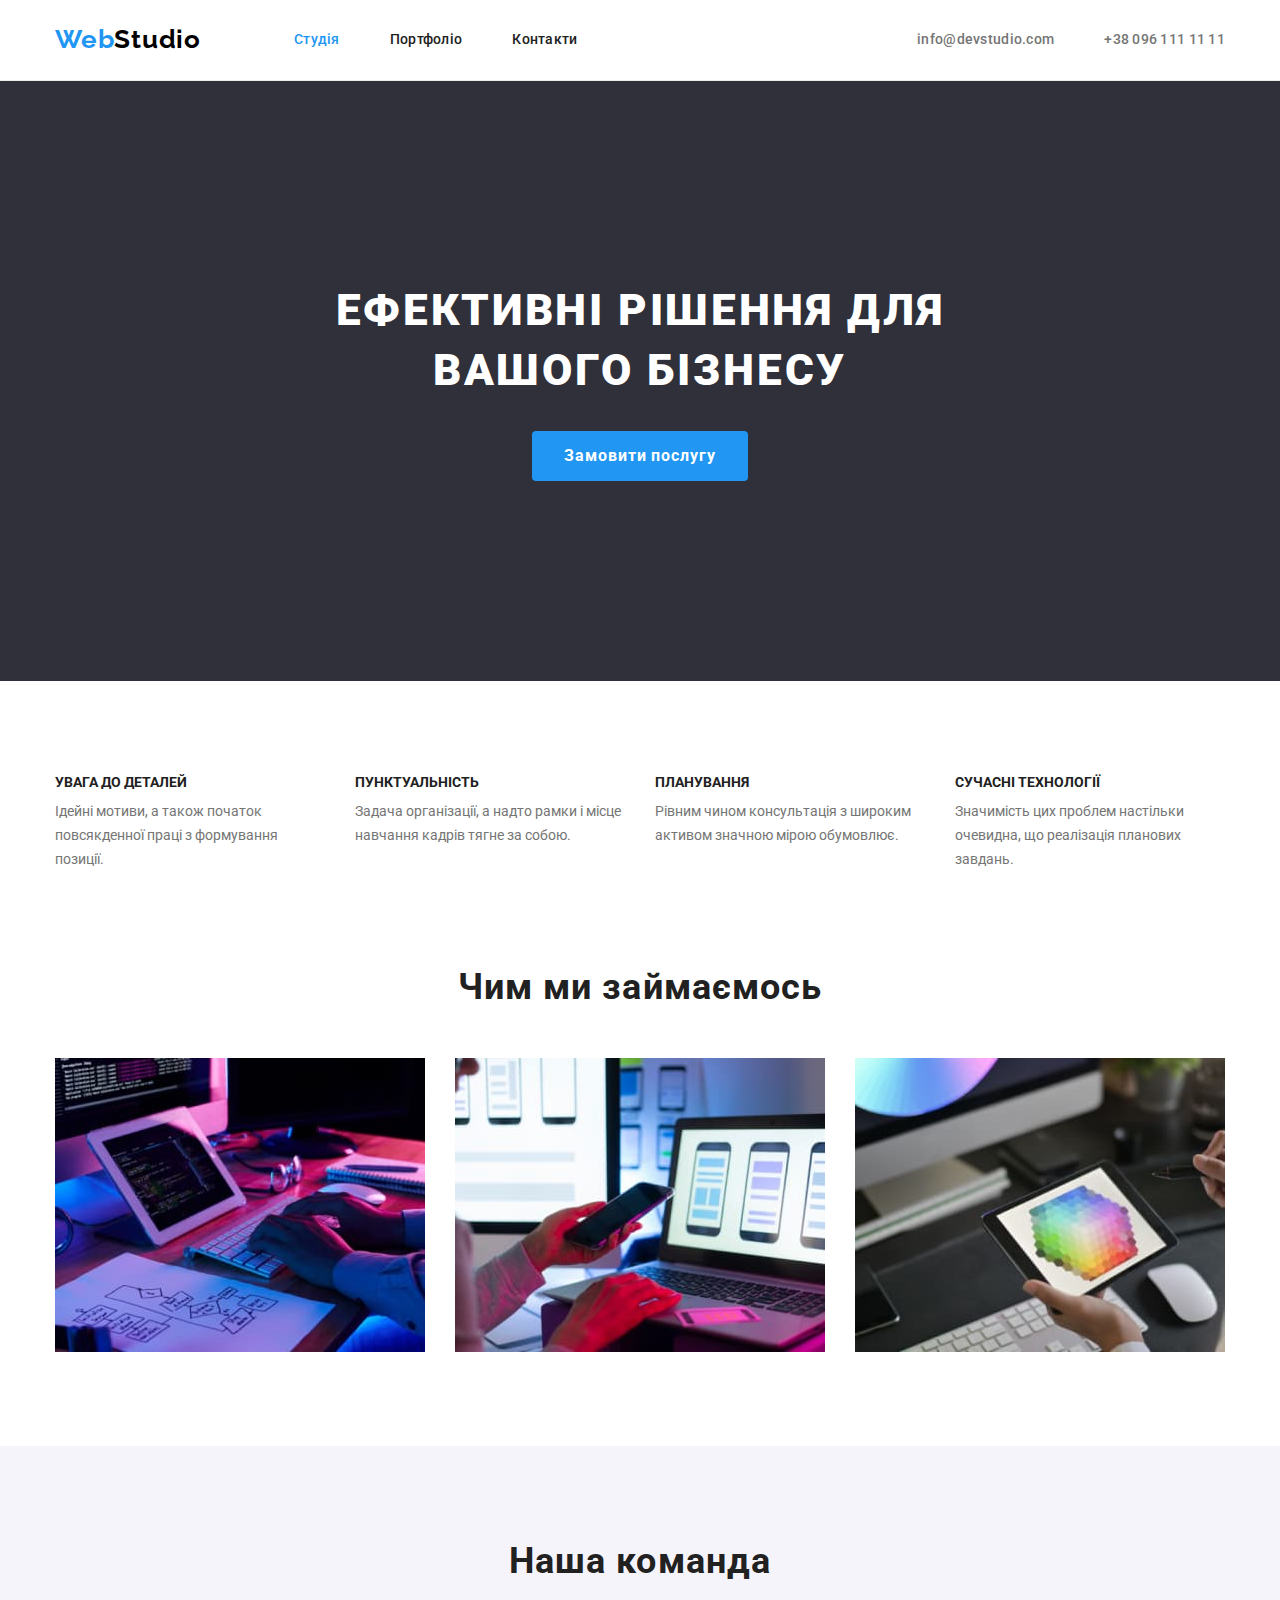
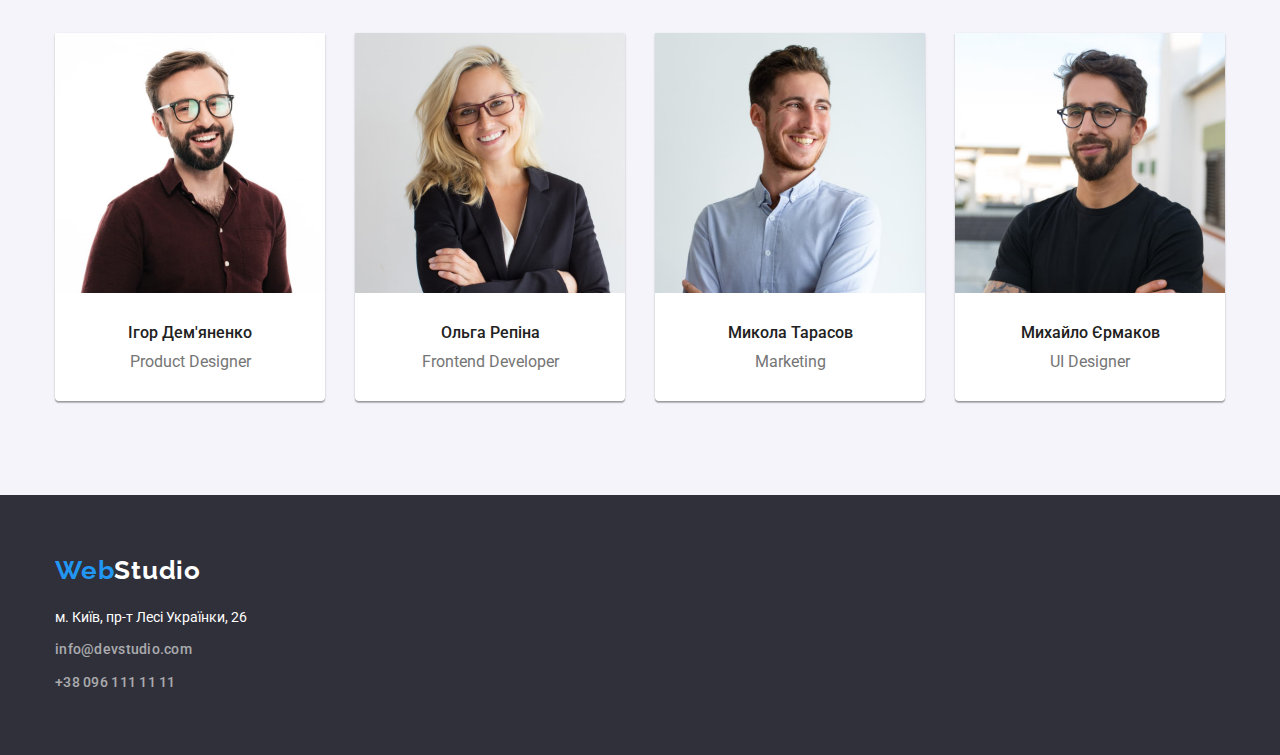
<file: index.html>
<!DOCTYPE html>
<html lang="uk">
  <head>
    <meta charset="UTF-8" />
    <meta http-equiv="X-UA-Compatible" content="IE=edge" />
    <meta name="viewport" content="width=device-width, initial-scale=1.0" />
    <title>Студія</title>
    <link rel="preconnect" href="https://fonts.gstatic.com" />
    <link
      href="https://fonts.googleapis.com/css2?family=Raleway:wght@700&family=Roboto:wght@400;500;700;900&display=swap"
      rel="stylesheet"
    />
    <link
      rel="stylesheet"
      href="https://cdnjs.cloudflare.com/ajax/libs/modern-normalize/1.0.0/modern-normalize.min.css"
    />
    <link rel="stylesheet" href="./css/styles.css" />
  </head>
  <body>
    <header class="page-header">
      <div class="container main-nav">
        <nav class="nav">
          <a href="./index.html" class="logo"
            >Web<span class="studio">Studio</span>
          </a>
          <ul class="site-nav list">
            <li class="item">
              <a href="index.html" class="link current">Студія</a>
            </li>
            <li class="item">
              <a href="portfolio.html" class="link">Портфоліо</a>
            </li>
            <li class="item"><a href="Контакти" class="link">Контакти</a></li>
          </ul>
        </nav>
        <ul class="contacts-list list">
          <li class="item">
            <a href="mailto:info@devstudio.com" class="link"
              >info@devstudio.com</a
            >
          </li>
          <li class="item">
            <a href="tel:+380961111111" class="link">+38 096 111 11 11</a>
          </li>
        </ul>
      </div>
    </header>
    <main>
      <section class="hero">
        <div class="container">
          <h1 class="hero-title">Ефективні рішення для вашого бізнесу</h1>
          <button type="button" class="button">Замовити послугу</button>
        </div>
      </section>
      <section class="section">
        <div class="container">
          <h2 class="visually-hidden">Особливості</h2>
          <ul class="feature-list list">
            <li class="item">
              <h3 class="title">Увага до деталей</h3>
              <p class="text">
                Ідейні мотиви, а також початок повсякденної праці з формування
                позиції.
              </p>
            </li>
            <li class="item">
              <h3 class="title">Пунктуальність</h3>
              <p class="text">
                Задача організації, а надто рамки і місце навчання кадрів тягне
                за собою.
              </p>
            </li>
            <li class="item">
              <h3 class="title">Планування</h3>
              <p class="text">
                Рівним чином консультація з широким активом значною мірою
                обумовлює.
              </p>
            </li>
            <li class="item">
              <h3 class="title">Сучасні технології</h3>
              <p class="text">
                Значимість цих проблем настільки очевидна, що реалізація
                планових завдань.
              </p>
            </li>
          </ul>
        </div>
      </section>
      <section class="section features">
        <div class="container">
          <h2 class="section-title">Чим ми займаємось</h2>
          <ul class="work-list list">
            <li class="item">
              <img
                src="./images/box1.jpg"
                alt="Box_1"
                width="370"
                class="image"
              />
            </li>
            <li class="item">
              <img
                src="./images/box2.jpg"
                alt="Box_2"
                width="370"
                class="image"
              />
            </li>
            <li class="item">
              <img
                src="./images/box3.jpg"
                alt="Box_3"
                width="370"
                class="image"
              />
            </li>
          </ul>
        </div>
      </section>
      <section class="section team">
        <div class="container">
          <h2 class="section-title">Наша команда</h2>
          <ul class="team-list list">
            <li class="item">
              <img
                src="./images/photo1.jpg"
                alt="Ihor_Demjanenko"
                width="270"
                class="photo"
              />
              <h3 class="title">Ігор Дем'яненко</h3>
              <p class="profession">Product Designer</p>
            </li>
            <li class="item">
              <img
                src="./images/photo2.jpg"
                alt="Olha_Repina"
                width="270"
                class="photo"
              />
              <h3 class="title">Ольга Репіна</h3>
              <p class="profession">Frontend Developer</p>
            </li>
            <li class="item">
              <img
                src="./images/photo3.jpg"
                alt="Mykola_Tarasov"
                width="270"
                class="photo"
              />
              <h3 class="title">Микола Тарасов</h3>
              <p class="profession">Marketing</p>
            </li>
            <li class="item">
              <img
                src="./images/photo4.jpg"
                alt="Mychajlo_Jermakov"
                width="270"
                class="photo"
              />
              <h3 class="title">Михайло Єрмаков</h3>
              <p class="profession">UI Designer</p>
            </li>
          </ul>
        </div>
      </section>
    </main>
    <footer class="footer">
      <div class="container">
        <a href="./index.html" class="logo secondary"
          >Web<span class="studio-footer">Studio</span></a
        >
        <address class="footer-text">
          <p class="adress">м. Київ, пр-т Лесі Українки, 26</p>
          <ul class="footer-list list">
            <li class="mail">
              <a href="mailto:info@devstudio.com" class="link"
                >info@devstudio.com</a
              >
            </li>
            <li>
              <a href="tel:+380961111111" class="link">+38 096 111 11 11</a>
            </li>
          </ul>
        </address>
      </div>
    </footer>
  </body>
</html>
</file>
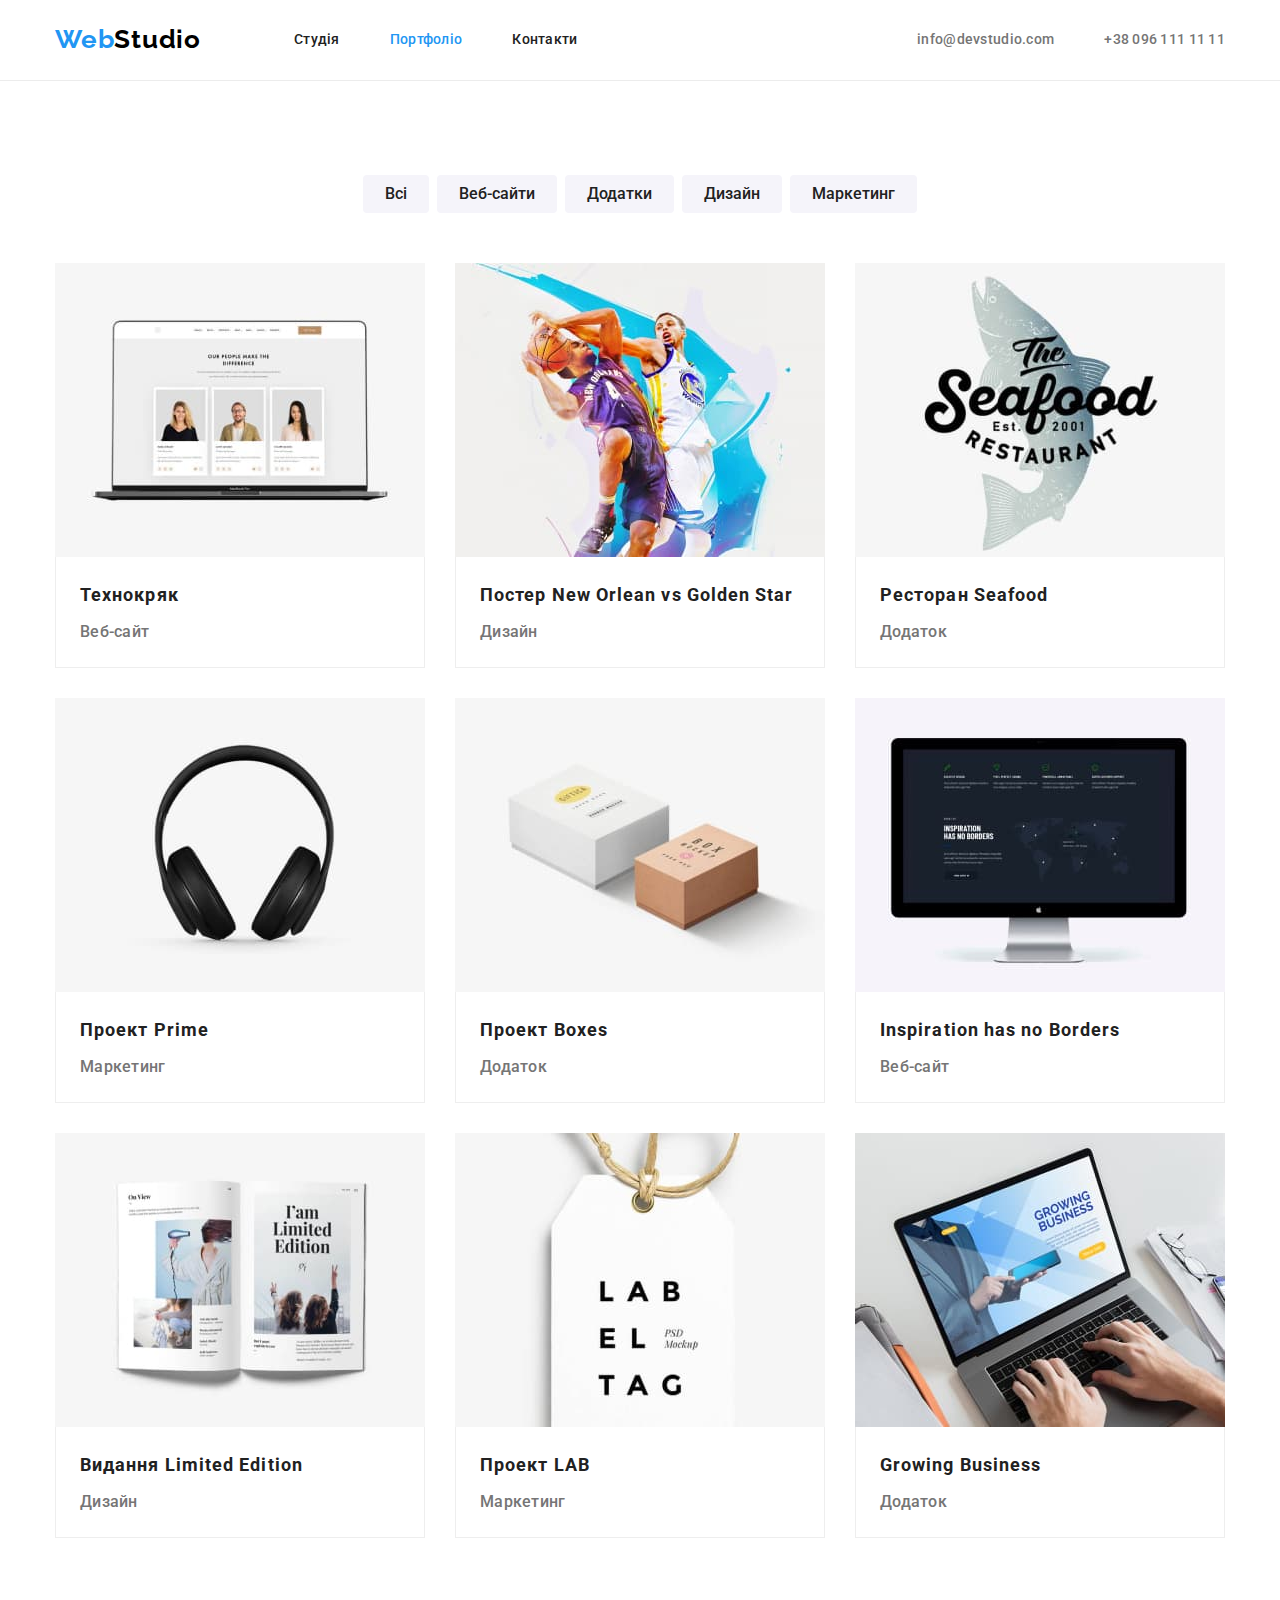
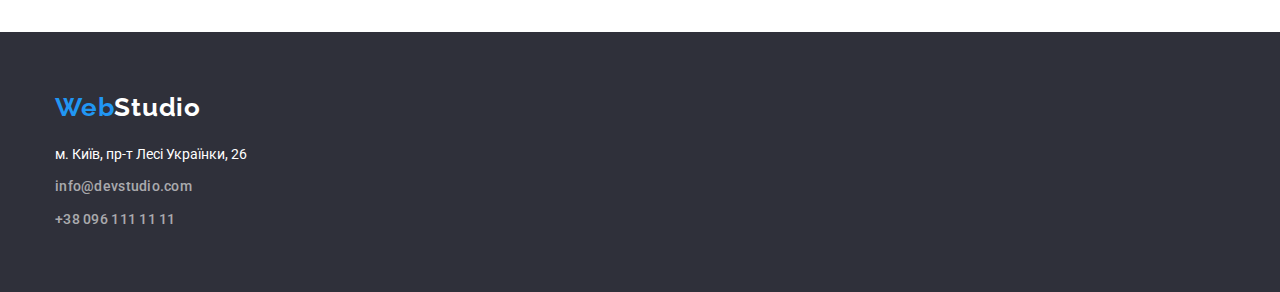
<file: portfolio.html>
<!DOCTYPE html>
<html lang="uk">
  <head>
    <meta charset="UTF-8" />
    <meta http-equiv="X-UA-Compatible" content="IE=edge" />
    <meta name="viewport" content="width=device-width, initial-scale=1.0" />
    <title>Портфоліо</title>
    <link rel="preconnect" href="https://fonts.gstatic.com" />
    <link
      href="https://fonts.googleapis.com/css2?family=Raleway:wght@700&family=Roboto:wght@400;500;700;900&display=swap"
      rel="stylesheet"
    />
    <link
      rel="stylesheet"
      href="https://cdnjs.cloudflare.com/ajax/libs/modern-normalize/1.0.0/modern-normalize.min.css"
    />
    <link rel="stylesheet" href="./css/styles.css" />
  </head>
  <body>
    <header class="page-header">
      <div class="container main-nav">
        <nav class="nav">
          <a href="./index.html" class="logo"
            >Web<span class="studio">Studio</span>
          </a>
          <ul class="site-nav list">
            <li class="item">
              <a href="index.html" class="link">Студія</a>
            </li>
            <li class="item">
              <a href="portfolio.html" class="link current">Портфоліо</a>
            </li>
            <li class="item"><a href="Контакти" class="link">Контакти</a></li>
          </ul>
        </nav>
        <ul class="contacts-list list">
          <li class="item">
            <a href="mailto:info@devstudio.com" class="link"
              >info@devstudio.com</a
            >
          </li>
          <li class="item">
            <a href="tel:+380961111111" class="link">+38 096 111 11 11</a>
          </li>
        </ul>
      </div>
    </header>
    <main>
      <section class="section">
        <div class="container portfolio">
          <h1 class="visually-hidden">Портфоліо</h1>
          <ul class="filters-list list">
            <li class="item">
              <button type="button" class="filter">Всі</button>
            </li>
            <li class="item">
              <button type="button" class="filter">Веб-сайти</button>
            </li>
            <li class="item">
              <button type="button" class="filter">Додатки</button>
            </li>
            <li class="item">
              <button type="button" class="filter">Дизайн</button>
            </li>
            <li class="item">
              <button type="button" class="filter">Маркетинг</button>
            </li>
          </ul>
          <ul class="projects-list list">
            <li class="item">
              <a href="" class="link">
                <img
                  src="./images/cards.jpg"
                  alt="Cards"
                  width="370"
                  class="illustration"
                />
                <div class="item-content">
                  <h2 class="name">Технокряк</h2>
                  <p class="description">Веб-сайт</p>
                </div>
              </a>
            </li>
            <li class="item">
              <a href="" class="link">
                <img
                  src="./images/basketballers.jpg"
                  alt="Basketballers"
                  width="370"
                  class="illustration"
                />
                <div class="item-content">
                  <h2 class="name">Постер New Orlean vs Golden Star</h2>
                  <p class="description">Дизайн</p>
                </div>
              </a>
            </li>
            <li class="item">
              <a href="" class="link">
                <img
                  src="./images/fish.jpg"
                  alt="Fish"
                  width="370"
                  class="illustration"
                />
                <div class="item-content">
                  <h2 class="name">Ресторан Seafood</h2>
                  <p class="description">Додаток</p>
                </div>
              </a>
            </li>
            <li class="item">
              <a href="" class="link">
                <img
                  src="./images/headphones.jpg"
                  alt="Headphones"
                  width="370"
                  class="illustration"
                />
                <div class="item-content">
                  <h2 class="name">Проект Prime</h2>
                  <p class="description">Маркетинг</p>
                </div>
              </a>
            </li>
            <li class="item">
              <a href="" class="link">
                <img
                  src="./images/boxes.jpg"
                  alt="Boxes"
                  width="370"
                  class="illustration"
                />
                <div class="item-content">
                  <h2 class="name">Проект Boxes</h2>
                  <p class="description">Додаток</p>
                </div>
              </a>
            </li>
            <li class="item">
              <a href="" class="link">
                <img
                  src="./images/display.jpg"
                  alt="Display"
                  width="370"
                  class="illustration"
                />
                <div class="item-content">
                  <h2 class="name">Inspiration has no Borders</h2>
                  <p class="description">Веб-сайт</p>
                </div>
              </a>
            </li>
            <li class="item">
              <a href="" class="link">
                <img
                  src="./images/magazine.jpg"
                  alt="Magazine"
                  width="370"
                  class="illustration"
                />
                <div class="item-content">
                  <h2 class="name">Видання Limited Edition</h2>
                  <p class="description">Дизайн</p>
                </div>
              </a>
            </li>
            <li class="item">
              <a href="" class="link">
                <img
                  src="./images/label.jpg"
                  alt="Label"
                  width="370"
                  class="illustration"
                />
                <div class="item-content">
                  <h2 class="name">Проект LAB</h2>
                  <p class="description">Маркетинг</p>
                </div>
              </a>
            </li>
            <li class="item">
              <a href="" class="link">
                <img
                  src="./images/laptop.jpg"
                  alt="Laptop"
                  width="370"
                  class="illustration"
                />
                <div class="item-content">
                  <h2 class="name">Growing Business</h2>
                  <p class="description">Додаток</p>
                </div>
              </a>
            </li>
          </ul>
        </div>
      </section>
    </main>
    <footer class="footer">
      <div class="container">
        <a href="./index.html" class="logo secondary"
          >Web<span class="studio-footer">Studio</span></a
        >
        <address class="footer-text">
          <p class="adress">м. Київ, пр-т Лесі Українки, 26</p>
          <ul class="footer-list list">
            <li class="mail">
              <a href="mailto:info@devstudio.com" class="link"
                >info@devstudio.com</a
              >
            </li>
            <li>
              <a href="tel:+380961111111" class="link">+38 096 111 11 11</a>
            </li>
          </ul>
        </address>
      </div>
    </footer>
  </body>
</html>
</file>
<file: css/styles.css>
/* колір основного тексту #212121 */
/* вторинний колір #252525 */
/* колір фону #FFFFFF */
/* вторинний колір фону #F5F4FA */

:root {
  --primary-text-color: #757575;
  --title-text-color: #212121;
  --accent-color: #2196f3;
  --primary-background-color: #ffffff;
  --secondary-background-color: #f5f4fa;
  --logo-header-color: #000000;
}

body {
  background-color: var(--primary-background-color);
  color: var(--primary-text-color);

  font-family: Roboto, sans-serif;
}

h1,
h2,
h3,
p {
  margin-top: 0;
  margin-bottom: 0;
}

.visually-hidden {
  position: absolute !important;
  clip: rect(1px 1px 1px 1px);
  clip: rect(1px, 1px, 1px, 1px);
  padding: 0 !important;
  border: 0 !important;
  height: 1px !important;
  width: 1px !important;
  overflow: hidden;
}

.link {
  font-weight: 500;
  font-size: 14px;
  line-height: 1.14;
  letter-spacing: 0.02em;
  text-decoration: none;
}

.footer-list .link:hover,
.footer-list .link:focus,
.contacts-list .link:hover,
.contacts-list .link:focus,
.site-nav .link:hover,
.site-nav .link:focus {
  color: var(--accent-color);
}

.list {
  padding: 0;
  margin: 0;

  list-style: none;
}

.container {
  margin-left: auto;
  margin-right: auto;
  width: 1200px;
  padding-left: 15px;
  padding-right: 15px;
}

/* Page header */

.page-header {
  border-bottom: 1px solid #ececec;
}

.page-header .main-nav {
  display: flex;
  align-items: center;
}

.page-header .nav {
  display: flex;
  align-items: center;
}

.logo {
  padding-top: 24px;
  padding-bottom: 25px;
  color: var(--accent-color);

  font-family: Raleway, sans-serif;
  text-decoration: none;
  font-weight: 700;
  font-size: 26px;
  line-height: 1.19;
  letter-spacing: 0.03em;
}

.logo.secondary {
  padding-top: 0;
  padding-bottom: 0;
}

.logo .studio {
  color: var(--logo-header-color);
}

.logo .studio-footer {
  color: var(--primary-background-color);
}

/* Site nav */
.site-nav {
  display: flex;
  margin-left: 93px;
}

.site-nav .item + .item {
  margin-left: 50px;
}

.site-nav .link {
  display: block;
  padding-top: 32px;
  padding-bottom: 32px;

  color: var(--title-text-color);
}

.site-nav .link.current {
  color: var(--accent-color);
}

/* Contacts list */

.contacts-list {
  display: flex;
  margin-left: auto;
}

.contacts-list .link {
  display: block;
  padding-top: 32px;
  padding-bottom: 32px;
  color: var(--primary-text-color);
}

.contacts-list .item + .item {
  margin-left: 50px;
}

/* Hero */

.hero {
  background: #2f303a;
  text-align: center;
  padding-top: 200px;
  padding-bottom: 200px;
}

.hero .hero-title {
  width: 696px;
  margin-left: auto;
  margin-right: auto;
  margin-top: 0;
  margin-bottom: 30px;
  font-weight: 900;
  font-size: 44px;
  line-height: 1.36;
  letter-spacing: 0.06em;
  text-transform: uppercase;
  color: var(--primary-background-color);
}

/* Section */

.section {
  padding-top: 94px;
  padding-bottom: 94px;
}

.section-title {
  margin-top: 0;
  margin-bottom: 50px;
  font-size: 36px;
  line-height: 1.17;
  text-align: center;
  letter-spacing: 0.03em;
  color: var(--title-text-color);
}

/* Features */

.features {
  padding-top: 0;
}

.feature-list {
  display: flex;
}

.feature-list .item {
  width: 270px;
  margin-right: 30px;
}

.feature-list .item:nth-child(4n) {
  margin-right: 0;
}

.feature-list .title {
  margin-top: 0;
  margin-bottom: 10px;
  font-weight: 700;
  font-size: 14px;
  line-height: 1.14;
  text-transform: uppercase;
  color: var(--title-text-color);
}

.feature-list .text {
  margin-top: 0;
  font-size: 14px;
  line-height: 1.71;
}

/* Works */

.work-list {
  display: flex;
}

.work-list .item {
  width: 370px;
  margin-right: 30px;
}

.work-list .item:nth-child(3n) {
  margin-right: 0;
}

.work-list .image {
  display: block;
}

/* Team */

.team {
  background: var(--secondary-background-color);
  text-align: center;
}

.team-list {
  display: flex;
}
.team-list .item {
  width: 270px;
  margin-right: 30px;
  padding-bottom: 30px;
  background-color: var(--primary-background-color);

  box-shadow: 0px 1px 3px rgba(0, 0, 0, 0.12), 0px 1px 1px rgba(0, 0, 0, 0.14),
    0px 2px 1px rgba(0, 0, 0, 0.2);
  border-radius: 0px 0px 4px 4px;
}

.team-list .item:nth-child(4n) {
  margin-right: 0;
}

.title {
  margin-top: 0;
  margin-bottom: 10px;
  font-weight: 500;
  font-size: 16px;
  line-height: 1.19;
  color: var(--title-text-color);
}

.team-list .profession {
  margin-top: 0;
  font-size: 16px;
  line-height: 1.19;
  text-decoration: none;
  color: var(--primary-text-color);
}

.team-list .photo {
  display: block;
  margin-top: 0;
  margin-bottom: 30px;
}

/* Footer */

.footer {
  background: #2f303a;
  padding-top: 60px;
  padding-bottom: 60px;
}

.footer-text {
  font-style: normal;
  margin-top: 20px;
}

.adress {
  margin-bottom: 9px;
  font-size: 14px;
  line-height: 1.71;
  color: var(--primary-background-color);
}

.mail {
  margin-bottom: 9px;
}

.footer-list .link {
  color: rgba(255, 255, 255, 0.6);
  font-size: 14px;
  line-height: 1.71;
}

/* ПОРТФОЛІО */

.filters-list {
  display: flex;
  justify-content: center;
  margin-bottom: 50px;
}

.filters-list .item {
  margin-right: 8px;
}

.filters-list .item:nth-child(5n) {
  margin-right: 0;
}

.filters-list .filter {
  min-width: none;
  display: inline-block;
  padding: 6px 22px;
  font-weight: 500;
  font-size: 16px;
  line-height: 1.62;
  text-align: center;
  color: var(--title-text-color);
  background-color: var(--secondary-background-color);
  border: transparent;
  border-radius: 4px;
  cursor: pointer;
}

.filters-list .filter:hover,
.filters-list .filter:focus {
  color: var(--primary-background-color);
  background-color: var(--accent-color);
}

.projects-list {
  display: flex;
  flex-wrap: wrap;
}

.projects-list .item {
  width: 370px;
  margin-right: 30px;
  margin-bottom: 30px;
}

.projects-list .item:nth-child(3n) {
  margin-right: 0;
}

.projects-list .item:nth-last-child(-n + 3) {
  margin-bottom: 0;
}

.projects-list .link {
  text-decoration: none;
}

.projects-list .illustration {
  display: block;
}

.item-content {
  width: 370px;
  border: 1px solid #eeeeee;

  border-top: transparent;
  padding: 20px 24px;
}

.projects-list .name {
  font-weight: 700;
  font-size: 18px;
  line-height: 2;
  letter-spacing: 0.06em;
  color: var(--title-text-color);
  padding-bottom: 4px;
}

.projects-list .description {
  font-size: 16px;
  line-height: 1.87;
  color: var(--primary-text-color);
}

/* Button */
.button {
  padding: 10px 32px;
  color: var(--primary-background-color);
  background-color: var(--accent-color);
  border: transparent;
  border-radius: 4px;
  font-weight: 700;
  font-size: 16px;
  line-height: 1.87;
  align-items: center;
  text-align: center;
  letter-spacing: 0.06em;
  cursor: pointer;
}
</file>
